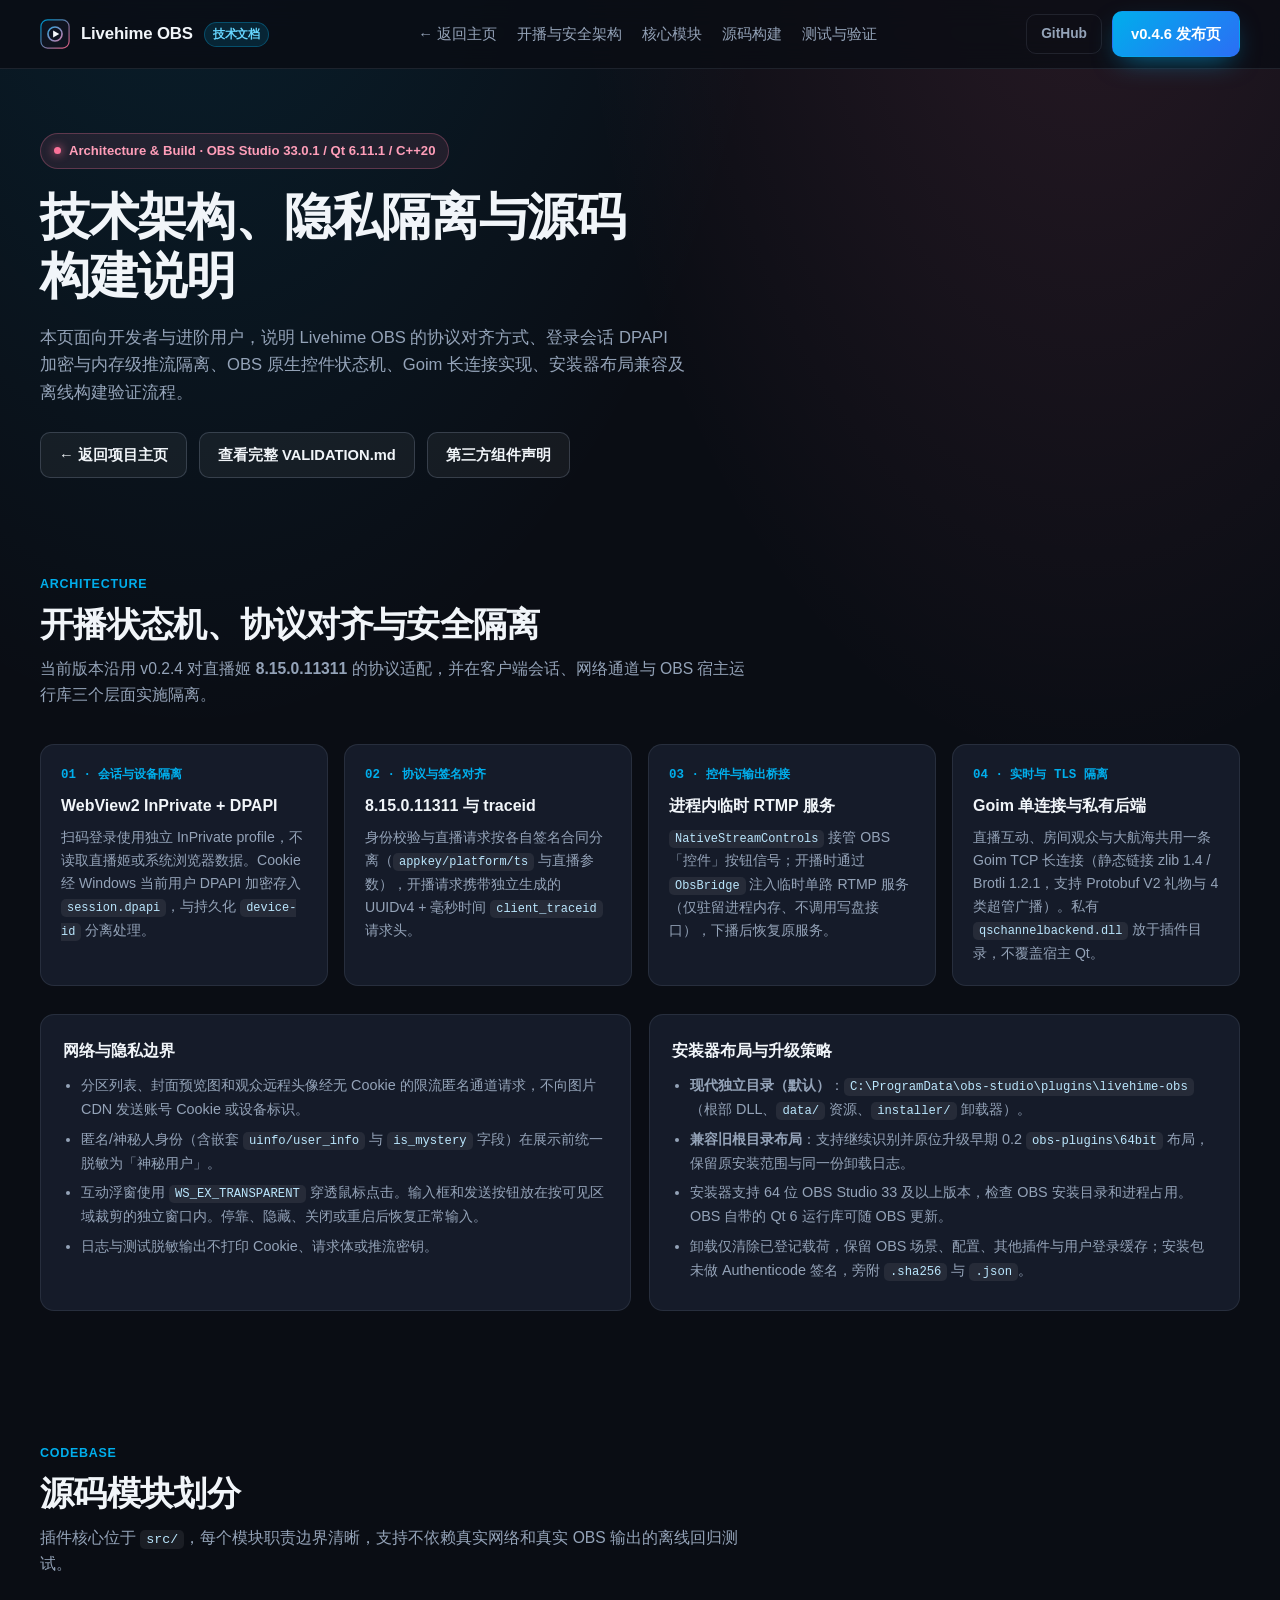
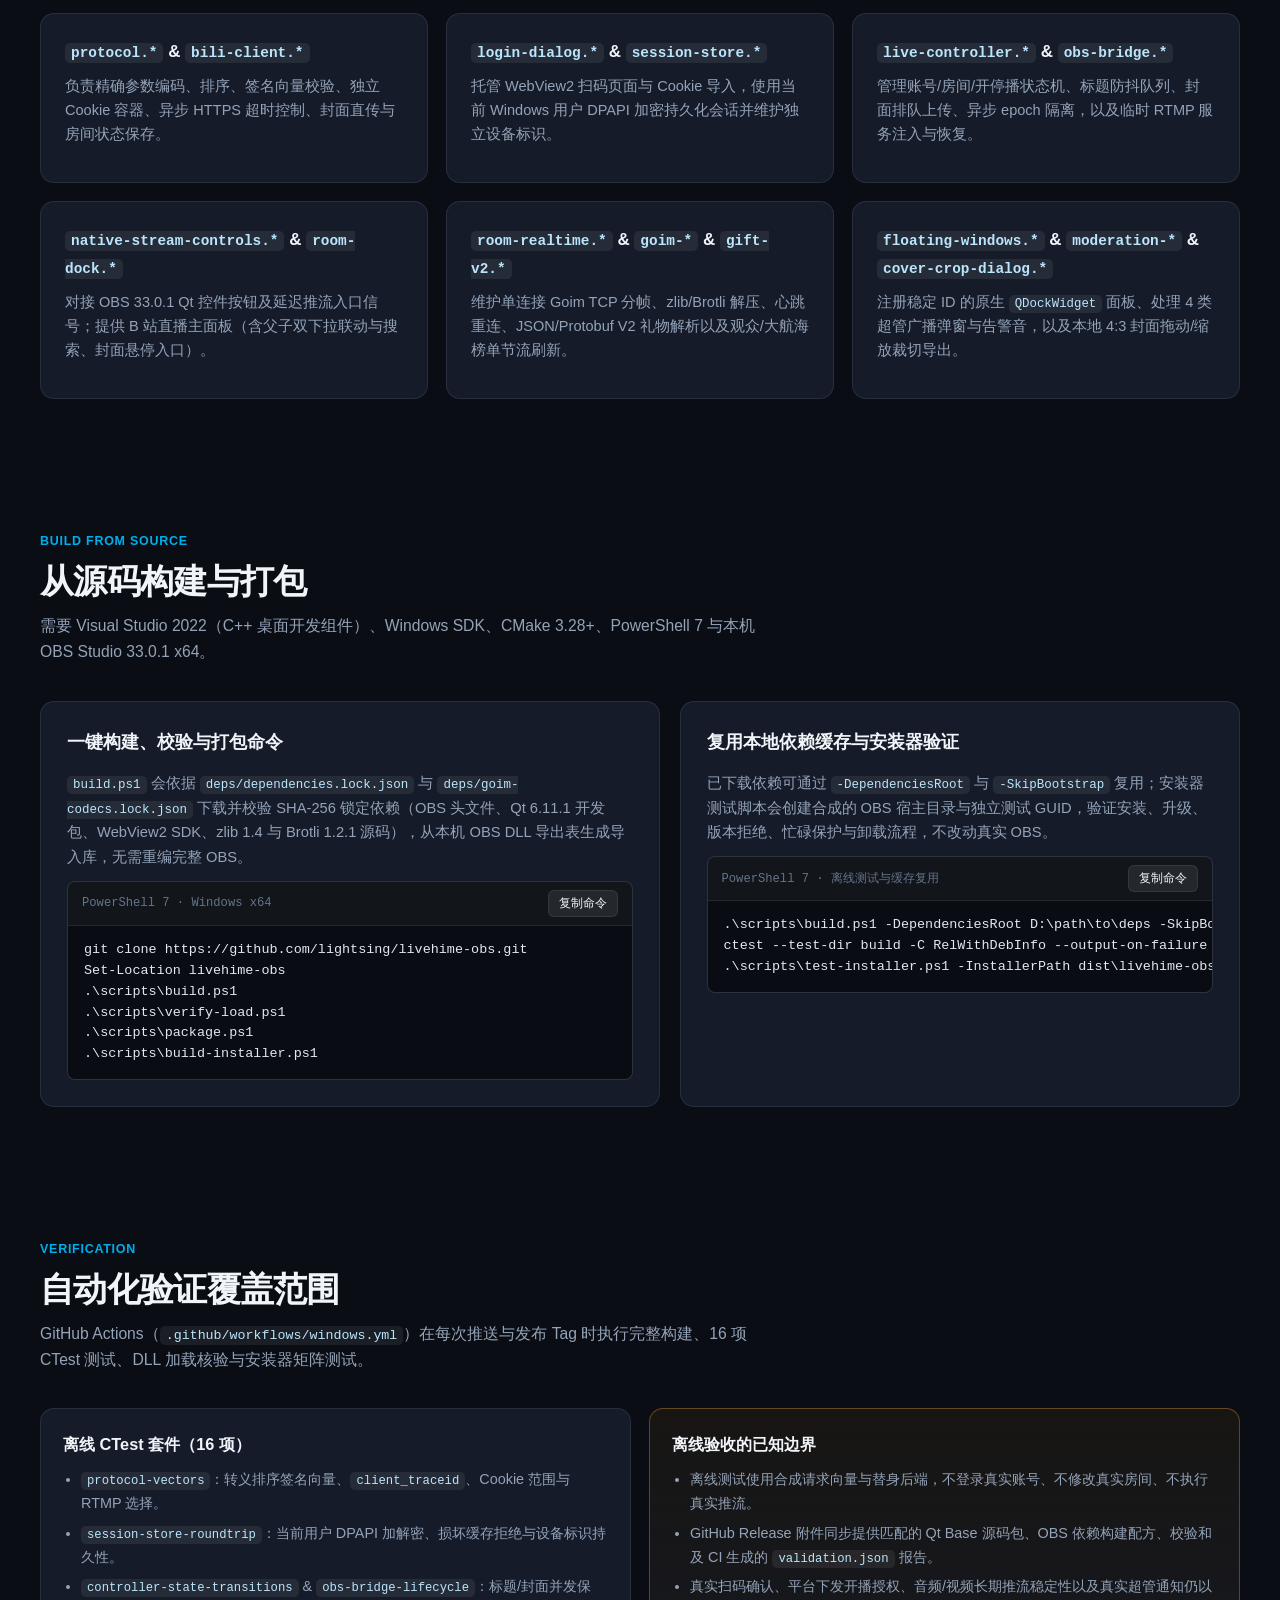
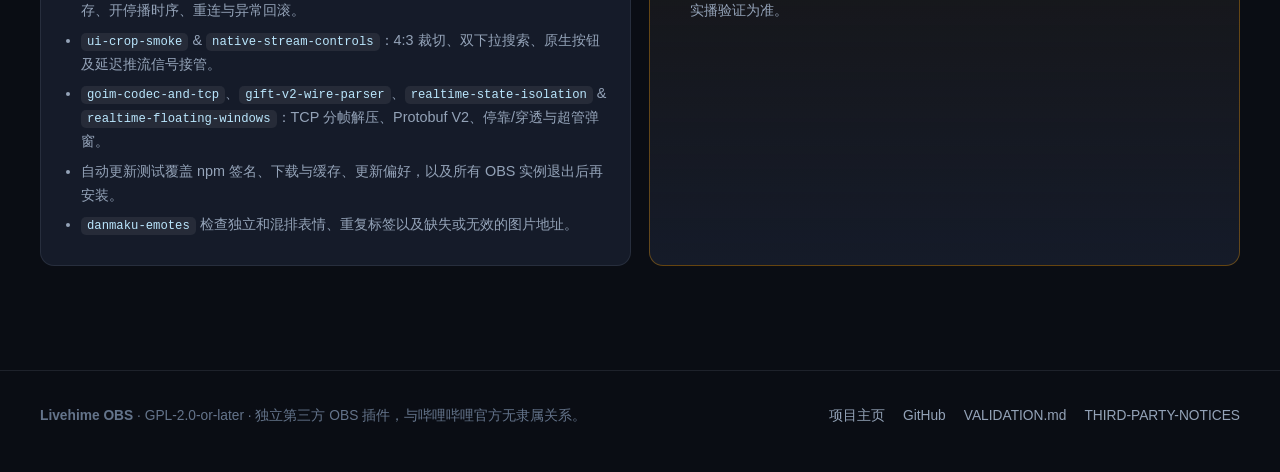
<file: docs/tech.html>
<!DOCTYPE html>
<html lang="zh-CN">
<head>
  <meta charset="UTF-8">
  <meta name="viewport" content="width=device-width, initial-scale=1.0">
  <title>技术架构、安全设计与源码构建 · Livehime OBS</title>
  <meta name="description" content="Livehime OBS 技术细节：协议对齐、DPAPI 会话加密与内存级推流凭证、原生控件接管状态机、Goim 单连接与静态解压、私有 TLS 后端隔离以及从源码构建验证流程。">
  <link rel="icon" type="image/svg+xml" href="assets/favicon.svg">
  <link rel="stylesheet" href="styles.css">
</head>
<body>
  <header class="site-header">
    <div class="container nav-inner">
      <a class="brand" href="index.html">
        <img class="brand-icon" src="assets/favicon.svg" alt="Livehime OBS">
        <span>Livehime OBS</span>
        <span class="brand-version">技术文档</span>
      </a>
      <nav class="nav-links" id="navLinks">
        <a href="index.html">← 返回主页</a>
        <a href="#pipeline">开播与安全架构</a>
        <a href="#modules">核心模块</a>
        <a href="#build">源码构建</a>
        <a href="#validation">测试与验证</a>
      </nav>
      <div class="nav-actions">
        <a class="btn btn-ghost" href="https://github.com/lightsing/livehime-obs" target="_blank" rel="noopener">GitHub</a>
        <a class="btn btn-primary" href="https://github.com/lightsing/livehime-obs/releases/tag/v0.4.6" target="_blank" rel="noopener">v0.4.6 发布页</a>
        <button class="nav-toggle" id="navToggle" type="button" aria-label="展开导航">菜单</button>
      </div>
    </div>
  </header>

  <main>
    <section class="hero" style="padding-bottom:28px;">
      <div class="container">
        <div class="eyebrow">
          <span class="eyebrow-dot"></span>
          <span>Architecture &amp; Build · OBS Studio 33.0.1 / Qt 6.11.1 / C++20</span>
        </div>
        <h1 style="max-width:22ch;">技术架构、隐私隔离与源码构建说明</h1>
        <p class="hero-lead" style="max-width:70ch;">
          本页面向开发者与进阶用户，说明 Livehime OBS 的协议对齐方式、登录会话 DPAPI 加密与内存级推流隔离、OBS 原生控件状态机、Goim 长连接实现、安装器布局兼容及离线构建验证流程。
        </p>
        <div class="hero-cta" style="margin-bottom:0;">
          <a class="btn btn-secondary" href="index.html">← 返回项目主页</a>
          <a class="btn btn-secondary" href="https://github.com/lightsing/livehime-obs/blob/main/VALIDATION.md" target="_blank" rel="noopener">查看完整 VALIDATION.md</a>
          <a class="btn btn-secondary" href="https://github.com/lightsing/livehime-obs/blob/main/THIRD-PARTY-NOTICES.md" target="_blank" rel="noopener">第三方组件声明</a>
        </div>
      </div>
    </section>

    <section class="section" id="pipeline">
      <div class="container">
        <div class="section-header">
          <span class="section-tag">Architecture</span>
          <h2>开播状态机、协议对齐与安全隔离</h2>
          <p>当前版本沿用 v0.2.4 对直播姬 <strong>8.15.0.11311</strong> 的协议适配，并在客户端会话、网络通道与 OBS 宿主运行库三个层面实施隔离。</p>
        </div>

        <div class="steps-grid">
          <div class="step-card">
            <div class="step-num">01 · 会话与设备隔离</div>
            <h3>WebView2 InPrivate + DPAPI</h3>
            <p>扫码登录使用独立 InPrivate profile，不读取直播姬或系统浏览器数据。Cookie 经 Windows 当前用户 DPAPI 加密存入 <code>session.dpapi</code>，与持久化 <code>device-id</code> 分离处理。</p>
          </div>
          <div class="step-card">
            <div class="step-num">02 · 协议与签名对齐</div>
            <h3>8.15.0.11311 与 traceid</h3>
            <p>身份校验与直播请求按各自签名合同分离（<code>appkey/platform/ts</code> 与直播参数），开播请求携带独立生成的 UUIDv4 + 毫秒时间 <code>client_traceid</code> 请求头。</p>
          </div>
          <div class="step-card">
            <div class="step-num">03 · 控件与输出桥接</div>
            <h3>进程内临时 RTMP 服务</h3>
            <p><code>NativeStreamControls</code> 接管 OBS「控件」按钮信号；开播时通过 <code>ObsBridge</code> 注入临时单路 RTMP 服务（仅驻留进程内存、不调用写盘接口），下播后恢复原服务。</p>
          </div>
          <div class="step-card">
            <div class="step-num">04 · 实时与 TLS 隔离</div>
            <h3>Goim 单连接与私有后端</h3>
            <p>直播互动、房间观众与大航海共用一条 Goim TCP 长连接（静态链接 zlib 1.4 / Brotli 1.2.1，支持 Protobuf V2 礼物与 4 类超管广播）。私有 <code>qschannelbackend.dll</code> 放于插件目录，不覆盖宿主 Qt。</p>
          </div>
        </div>

        <div class="notice-box">
          <div class="info-panel">
            <h3>网络与隐私边界</h3>
            <ul>
              <li>分区列表、封面预览图和观众远程头像经无 Cookie 的限流匿名通道请求，不向图片 CDN 发送账号 Cookie 或设备标识。</li>
              <li>匿名/神秘人身份（含嵌套 <code>uinfo/user_info</code> 与 <code>is_mystery</code> 字段）在展示前统一脱敏为「神秘用户」。</li>
              <li>互动浮窗使用 <code>WS_EX_TRANSPARENT</code> 穿透鼠标点击。输入框和发送按钮放在按可见区域裁剪的独立窗口内。停靠、隐藏、关闭或重启后恢复正常输入。</li>
              <li>日志与测试脱敏输出不打印 Cookie、请求体或推流密钥。</li>
            </ul>
          </div>
          <div class="info-panel">
            <h3>安装器布局与升级策略</h3>
            <ul>
              <li><strong>现代独立目录（默认）</strong>：<code>C:\ProgramData\obs-studio\plugins\livehime-obs</code>（根部 DLL、<code>data/</code> 资源、<code>installer/</code> 卸载器）。</li>
              <li><strong>兼容旧根目录布局</strong>：支持继续识别并原位升级早期 0.2 <code>obs-plugins\64bit</code> 布局，保留原安装范围与同一份卸载日志。</li>
              <li>安装器支持 64 位 OBS Studio 33 及以上版本，检查 OBS 安装目录和进程占用。OBS 自带的 Qt 6 运行库可随 OBS 更新。</li>
              <li>卸载仅清除已登记载荷，保留 OBS 场景、配置、其他插件与用户登录缓存；安装包未做 Authenticode 签名，旁附 <code>.sha256</code> 与 <code>.json</code>。</li>
            </ul>
          </div>
        </div>
      </div>
    </section>

    <section class="section" id="modules">
      <div class="container">
        <div class="section-header">
          <span class="section-tag">Codebase</span>
          <h2>源码模块划分</h2>
          <p>插件核心位于 <code>src/</code>，每个模块职责边界清晰，支持不依赖真实网络和真实 OBS 输出的离线回归测试。</p>
        </div>
        <div class="features-grid">
          <article class="feature-card">
            <h3><code>protocol.*</code> &amp; <code>bili-client.*</code></h3>
            <p>负责精确参数编码、排序、签名向量校验、独立 Cookie 容器、异步 HTTPS 超时控制、封面直传与房间状态保存。</p>
          </article>
          <article class="feature-card pink">
            <h3><code>login-dialog.*</code> &amp; <code>session-store.*</code></h3>
            <p>托管 WebView2 扫码页面与 Cookie 导入，使用当前 Windows 用户 DPAPI 加密持久化会话并维护独立设备标识。</p>
          </article>
          <article class="feature-card">
            <h3><code>live-controller.*</code> &amp; <code>obs-bridge.*</code></h3>
            <p>管理账号/房间/开停播状态机、标题防抖队列、封面排队上传、异步 epoch 隔离，以及临时 RTMP 服务注入与恢复。</p>
          </article>
          <article class="feature-card pink">
            <h3><code>native-stream-controls.*</code> &amp; <code>room-dock.*</code></h3>
            <p>对接 OBS 33.0.1 Qt 控件按钮及延迟推流入口信号；提供 B 站直播主面板（含父子双下拉联动与搜索、封面悬停入口）。</p>
          </article>
          <article class="feature-card">
            <h3><code>room-realtime.*</code> &amp; <code>goim-*</code> &amp; <code>gift-v2.*</code></h3>
            <p>维护单连接 Goim TCP 分帧、zlib/Brotli 解压、心跳重连、JSON/Protobuf V2 礼物解析以及观众/大航海榜单节流刷新。</p>
          </article>
          <article class="feature-card pink">
            <h3><code>floating-windows.*</code> &amp; <code>moderation-*</code> &amp; <code>cover-crop-dialog.*</code></h3>
            <p>注册稳定 ID 的原生 <code>QDockWidget</code> 面板、处理 4 类超管广播弹窗与告警音，以及本地 4:3 封面拖动/缩放裁切导出。</p>
          </article>
        </div>
      </div>
    </section>

    <section class="section" id="build">
      <div class="container">
        <div class="section-header">
          <span class="section-tag">Build from Source</span>
          <h2>从源码构建与打包</h2>
          <p>需要 Visual Studio 2022（C++ 桌面开发组件）、Windows SDK、CMake 3.28+、PowerShell 7 与本机 OBS Studio 33.0.1 x64。</p>
        </div>

        <div class="install-grid">
          <div class="install-card">
            <h3>一键构建、校验与打包命令</h3>
            <p style="margin:0 0 12px;color:var(--text-muted);font-size:0.92rem;">
              <code>build.ps1</code> 会依据 <code>deps/dependencies.lock.json</code> 与 <code>deps/goim-codecs.lock.json</code> 下载并校验 SHA-256 锁定依赖（OBS 头文件、Qt 6.11.1 开发包、WebView2 SDK、zlib 1.4 与 Brotli 1.2.1 源码），从本机 OBS DLL 导出表生成导入库，无需重编完整 OBS。
            </p>
            <div class="code-block-wrap">
              <div class="code-block-head">
                <span>PowerShell 7 · Windows x64</span>
                <button class="copy-btn" type="button" data-copy="techBuildSnippet">复制命令</button>
              </div>
              <pre id="techBuildSnippet">git clone https://github.com/lightsing/livehime-obs.git
Set-Location livehime-obs
.\scripts\build.ps1
.\scripts\verify-load.ps1
.\scripts\package.ps1
.\scripts\build-installer.ps1</pre>
            </div>
          </div>

          <div class="install-card">
            <h3>复用本地依赖缓存与安装器验证</h3>
            <p style="margin:0 0 12px;color:var(--text-muted);font-size:0.92rem;">
              已下载依赖可通过 <code>-DependenciesRoot</code> 与 <code>-SkipBootstrap</code> 复用；安装器测试脚本会创建合成的 OBS 宿主目录与独立测试 GUID，验证安装、升级、版本拒绝、忙碌保护与卸载流程，不改动真实 OBS。
            </p>
            <div class="code-block-wrap">
              <div class="code-block-head">
                <span>PowerShell 7 · 离线测试与缓存复用</span>
                <button class="copy-btn" type="button" data-copy="techTestSnippet">复制命令</button>
              </div>
              <pre id="techTestSnippet">.\scripts\build.ps1 -DependenciesRoot D:\path\to\deps -SkipBootstrap
ctest --test-dir build -C RelWithDebInfo --output-on-failure
.\scripts\test-installer.ps1 -InstallerPath dist\livehime-obs-0.4.6-windows-x64-setup.exe</pre>
            </div>
          </div>
        </div>
      </div>
    </section>

    <section class="section" id="validation">
      <div class="container">
        <div class="section-header">
          <span class="section-tag">Verification</span>
          <h2>自动化验证覆盖范围</h2>
          <p>GitHub Actions（<code>.github/workflows/windows.yml</code>）在每次推送与发布 Tag 时执行完整构建、16 项 CTest 测试、DLL 加载核验与安装器矩阵测试。</p>
        </div>
        <div class="notice-box">
          <div class="info-panel">
            <h3>离线 CTest 套件（16 项）</h3>
            <ul>
              <li><code>protocol-vectors</code>：转义排序签名向量、<code>client_traceid</code>、Cookie 范围与 RTMP 选择。</li>
              <li><code>session-store-roundtrip</code>：当前用户 DPAPI 加解密、损坏缓存拒绝与设备标识持久性。</li>
              <li><code>controller-state-transitions</code> &amp; <code>obs-bridge-lifecycle</code>：标题/封面并发保存、开停播时序、重连与异常回滚。</li>
              <li><code>ui-crop-smoke</code> &amp; <code>native-stream-controls</code>：4:3 裁切、双下拉搜索、原生按钮及延迟推流信号接管。</li>
              <li><code>goim-codec-and-tcp</code>、<code>gift-v2-wire-parser</code>、<code>realtime-state-isolation</code> &amp; <code>realtime-floating-windows</code>：TCP 分帧解压、Protobuf V2、停靠/穿透与超管弹窗。</li>
              <li>自动更新测试覆盖 npm 签名、下载与缓存、更新偏好，以及所有 OBS 实例退出后再安装。</li>
              <li><code>danmaku-emotes</code> 检查独立和混排表情、重复标签以及缺失或无效的图片地址。</li>
            </ul>
          </div>
          <div class="info-panel warn">
            <h3>离线验收的已知边界</h3>
            <ul>
              <li>离线测试使用合成请求向量与替身后端，不登录真实账号、不修改真实房间、不执行真实推流。</li>
              <li>GitHub Release 附件同步提供匹配的 Qt Base 源码包、OBS 依赖构建配方、校验和及 CI 生成的 <code>validation.json</code> 报告。</li>
              <li>真实扫码确认、平台下发开播授权、音频/视频长期推流稳定性以及真实超管通知仍以实播验证为准。</li>
            </ul>
          </div>
        </div>
      </div>
    </section>
  </main>

  <footer class="site-footer">
    <div class="container footer-inner">
      <div>
        <strong>Livehime OBS</strong> · GPL-2.0-or-later · 独立第三方 OBS 插件，与哔哩哔哩官方无隶属关系。
      </div>
      <div class="footer-links">
        <a href="index.html">项目主页</a>
        <a href="https://github.com/lightsing/livehime-obs" target="_blank" rel="noopener">GitHub</a>
        <a href="https://github.com/lightsing/livehime-obs/blob/main/VALIDATION.md" target="_blank" rel="noopener">VALIDATION.md</a>
        <a href="https://github.com/lightsing/livehime-obs/blob/main/THIRD-PARTY-NOTICES.md" target="_blank" rel="noopener">THIRD-PARTY-NOTICES</a>
      </div>
    </div>
  </footer>

  <script src="app.js"></script>
</body>
</html>
</file>
<file: docs/styles.css>
:root {
  --bg: #0a0d14;
  --bg-elevated: #111622;
  --bg-card: #151b29;
  --bg-card-hover: #1a2234;
  --border: rgba(148, 163, 184, 0.14);
  --border-strong: rgba(148, 163, 184, 0.26);
  --text: #f1f5f9;
  --text-muted: #94a3b8;
  --text-dim: #64748b;
  --bili-blue: #00aeec;
  --bili-pink: #fb7299;
  --obs-accent: #4c6ef5;
  --success: #22c55e;
  --warning: #f59e0b;
  --radius-sm: 8px;
  --radius-md: 14px;
  --radius-lg: 20px;
  --shadow-lg: 0 24px 64px -16px rgba(0, 0, 0, 0.72);
  --font-sans: "PingFang SC", "Microsoft YaHei UI", "Microsoft YaHei", "Noto Sans SC", -apple-system, BlinkMacSystemFont, "Segoe UI", sans-serif;
  --font-mono: "Cascadia Code", "JetBrains Mono", Consolas, "Courier New", monospace;
}

*,
*::before,
*::after {
  box-sizing: border-box;
}

html {
  scroll-behavior: smooth;
  background: var(--bg);
  color: var(--text);
  font-family: var(--font-sans);
  line-height: 1.65;
  -webkit-font-smoothing: antialiased;
}

body {
  margin: 0;
  min-height: 100vh;
  background:
    radial-gradient(ellipse 80% 50% at 15% -10%, rgba(0, 174, 236, 0.14), transparent 60%),
    radial-gradient(ellipse 70% 45% at 85% -5%, rgba(251, 114, 153, 0.13), transparent 58%),
    var(--bg);
  overflow-x: hidden;
}

a {
  color: inherit;
  text-decoration: none;
}

img {
  display: block;
  max-width: 100%;
}

.container {
  width: min(1200px, calc(100% - 40px));
  margin: 0 auto;
}

/* Header */
.site-header {
  position: sticky;
  top: 0;
  z-index: 40;
  background: rgba(10, 13, 20, 0.82);
  backdrop-filter: blur(14px);
  border-bottom: 1px solid var(--border);
}

.nav-inner {
  display: flex;
  align-items: center;
  justify-content: space-between;
  gap: 20px;
  min-height: 68px;
}

.brand {
  display: flex;
  align-items: center;
  gap: 11px;
  font-weight: 700;
  font-size: 1.05rem;
  letter-spacing: -0.01em;
  white-space: nowrap;
}

.brand-icon {
  width: 30px;
  height: 30px;
  flex-shrink: 0;
}

.brand-version {
  font-size: 0.72rem;
  font-weight: 600;
  padding: 2px 8px;
  border-radius: 999px;
  background: rgba(0, 174, 236, 0.14);
  color: #67d6ff;
  border: 1px solid rgba(0, 174, 236, 0.3);
}

.nav-links {
  display: flex;
  align-items: center;
  gap: 20px;
  font-size: 0.92rem;
  color: var(--text-muted);
  white-space: nowrap;
}

.nav-links a {
  white-space: nowrap;
}

.nav-links a:hover {
  color: var(--text);
}

.nav-actions {
  display: flex;
  align-items: center;
  gap: 10px;
}

.nav-toggle {
  display: none;
  background: transparent;
  border: 1px solid var(--border-strong);
  color: var(--text);
  border-radius: var(--radius-sm);
  padding: 7px 11px;
  font-size: 0.9rem;
  cursor: pointer;
  white-space: nowrap;
}

/* Buttons */
.btn {
  display: inline-flex;
  align-items: center;
  justify-content: center;
  gap: 8px;
  padding: 10px 18px;
  border-radius: 10px;
  font-size: 0.92rem;
  font-weight: 600;
  border: 1px solid transparent;
  cursor: pointer;
  transition: transform 0.15s ease, background 0.15s ease, border-color 0.15s ease, box-shadow 0.15s ease;
  white-space: nowrap;
}

.btn:hover {
  transform: translateY(-1px);
}

.btn-primary {
  background: linear-gradient(135deg, var(--bili-blue), #2b6ef5);
  color: #ffffff;
  box-shadow: 0 10px 28px -10px rgba(0, 174, 236, 0.65);
}

.btn-primary:hover {
  box-shadow: 0 14px 34px -10px rgba(0, 174, 236, 0.8);
}

.btn-secondary {
  background: rgba(255, 255, 255, 0.05);
  border-color: var(--border-strong);
  color: var(--text);
}

.btn-secondary:hover {
  background: rgba(255, 255, 255, 0.09);
  border-color: rgba(255, 255, 255, 0.34);
}

.btn-ghost {
  background: transparent;
  border-color: var(--border);
  color: var(--text-muted);
  padding: 8px 14px;
  font-size: 0.86rem;
}

.btn-ghost:hover {
  color: var(--text);
  border-color: var(--border-strong);
}

/* Hero */
.hero {
  padding: 64px 0 48px;
}

.hero-grid {
  display: grid;
  grid-template-columns: 1.05fr 1.15fr;
  gap: 44px;
  align-items: center;
}

.eyebrow {
  display: inline-flex;
  align-items: center;
  gap: 8px;
  padding: 6px 13px;
  border-radius: 999px;
  background: rgba(251, 114, 153, 0.1);
  border: 1px solid rgba(251, 114, 153, 0.28);
  color: #ff9eb9;
  font-size: 0.82rem;
  font-weight: 600;
  margin-bottom: 18px;
}

.eyebrow-dot {
  width: 7px;
  height: 7px;
  border-radius: 50%;
  background: var(--bili-pink);
  box-shadow: 0 0 10px var(--bili-pink);
}

.hero h1 {
  margin: 0 0 18px;
  font-size: clamp(2.1rem, 4vw, 3.15rem);
  line-height: 1.18;
  letter-spacing: -0.025em;
  font-weight: 800;
}

.gradient-text {
  background: linear-gradient(92deg, #63d7ff 0%, #c084fc 52%, #fb7299 100%);
  -webkit-background-clip: text;
  background-clip: text;
  color: transparent;
}

.hero-lead {
  margin: 0 0 26px;
  font-size: 1.04rem;
  color: var(--text-muted);
  max-width: 58ch;
}

.hero-cta {
  display: flex;
  flex-wrap: wrap;
  gap: 12px;
  margin-bottom: 26px;
}

.hero-specs {
  display: grid;
  grid-template-columns: repeat(3, minmax(0, 1fr));
  gap: 12px;
  padding-top: 20px;
  border-top: 1px solid var(--border);
}

.spec-item {
  background: rgba(255, 255, 255, 0.025);
  border: 1px solid var(--border);
  border-radius: var(--radius-sm);
  padding: 10px 12px;
}

.spec-label {
  font-size: 0.74rem;
  color: var(--text-dim);
  display: block;
}

.spec-val {
  font-size: 0.9rem;
  font-weight: 700;
  color: var(--text);
}

.hero-visual {
  position: relative;
}

.window-frame {
  background: #171c26;
  border: 1px solid var(--border-strong);
  border-radius: var(--radius-md);
  overflow: hidden;
  box-shadow: var(--shadow-lg);
}

.window-bar {
  display: flex;
  align-items: center;
  justify-content: space-between;
  padding: 9px 14px;
  background: #1e2430;
  border-bottom: 1px solid var(--border);
  font-size: 0.78rem;
  color: var(--text-muted);
}

.window-dots {
  display: flex;
  gap: 6px;
}

.window-dots span {
  width: 9px;
  height: 9px;
  border-radius: 50%;
  background: rgba(255, 255, 255, 0.16);
}

.window-frame img {
  width: 100%;
  cursor: zoom-in;
}

.visual-caption {
  margin-top: 10px;
  font-size: 0.8rem;
  color: var(--text-dim);
  text-align: center;
}

/* Sections */
.section {
  padding: 64px 0;
}

.section-header {
  max-width: 720px;
  margin-bottom: 36px;
}

.section-tag {
  display: inline-block;
  font-size: 0.78rem;
  font-weight: 700;
  letter-spacing: 0.06em;
  text-transform: uppercase;
  color: var(--bili-blue);
  margin-bottom: 8px;
}

.section-header h2 {
  margin: 0 0 10px;
  font-size: clamp(1.55rem, 2.8vw, 2.15rem);
  line-height: 1.25;
  letter-spacing: -0.02em;
}

.section-header p {
  margin: 0;
  color: var(--text-muted);
  font-size: 0.98rem;
}

/* Comparison Grid */
.compare-grid {
  display: grid;
  grid-template-columns: repeat(2, minmax(0, 1fr));
  gap: 20px;
}

.compare-card {
  border-radius: var(--radius-md);
  padding: 26px;
  border: 1px solid var(--border);
  background: var(--bg-card);
}

.compare-card.highlight {
  background: linear-gradient(160deg, rgba(0, 174, 236, 0.08), rgba(251, 114, 153, 0.06) 55%, var(--bg-card));
  border-color: rgba(0, 174, 236, 0.35);
}

.compare-card h3 {
  margin: 0 0 14px;
  font-size: 1.12rem;
  display: flex;
  align-items: center;
  gap: 10px;
}

.badge-pill {
  font-size: 0.72rem;
  padding: 2px 9px;
  border-radius: 999px;
  font-weight: 700;
}

.badge-muted {
  background: rgba(148, 163, 184, 0.14);
  color: var(--text-muted);
}

.badge-accent {
  background: rgba(0, 174, 236, 0.18);
  color: #67d6ff;
}

.compare-list {
  list-style: none;
  margin: 0;
  padding: 0;
  display: grid;
  gap: 11px;
}

.compare-list li {
  display: flex;
  align-items: flex-start;
  gap: 10px;
  font-size: 0.94rem;
  color: var(--text-muted);
}

.compare-card.highlight .compare-list li {
  color: var(--text);
}

.mark-icon {
  flex-shrink: 0;
  font-weight: 800;
  margin-top: 1px;
}

.mark-old {
  color: var(--text-dim);
}

.mark-new {
  color: var(--success);
}

/* Feature Cards */
.features-grid {
  display: grid;
  grid-template-columns: repeat(3, minmax(0, 1fr));
  gap: 18px;
}

.feature-card {
  background: var(--bg-card);
  border: 1px solid var(--border);
  border-radius: var(--radius-md);
  padding: 24px;
  transition: border-color 0.2s ease, background 0.2s ease, transform 0.2s ease;
}

.feature-card:hover {
  background: var(--bg-card-hover);
  border-color: var(--border-strong);
  transform: translateY(-2px);
}

.feature-icon {
  width: 42px;
  height: 42px;
  border-radius: 11px;
  display: grid;
  place-items: center;
  font-size: 1.25rem;
  margin-bottom: 16px;
  background: rgba(0, 174, 236, 0.12);
  border: 1px solid rgba(0, 174, 236, 0.25);
  color: #67d6ff;
}

.feature-card.pink .feature-icon {
  background: rgba(251, 114, 153, 0.12);
  border-color: rgba(251, 114, 153, 0.25);
  color: #ff9eb9;
}

.feature-card h3 {
  margin: 0 0 8px;
  font-size: 1.06rem;
}

.feature-card p {
  margin: 0 0 12px;
  font-size: 0.91rem;
  color: var(--text-muted);
}

.feature-tags {
  display: flex;
  flex-wrap: wrap;
  gap: 6px;
}

.tag {
  font-size: 0.74rem;
  padding: 3px 8px;
  border-radius: 6px;
  background: rgba(255, 255, 255, 0.045);
  border: 1px solid var(--border);
  color: var(--text-muted);
}

/* Gallery Showcase */
.gallery-shell {
  background: var(--bg-elevated);
  border: 1px solid var(--border);
  border-radius: var(--radius-lg);
  padding: 24px;
}

.gallery-tabs {
  display: flex;
  flex-wrap: wrap;
  gap: 8px;
  margin-bottom: 20px;
}

.gallery-tab {
  background: rgba(255, 255, 255, 0.04);
  border: 1px solid var(--border);
  color: var(--text-muted);
  border-radius: 9px;
  padding: 8px 14px;
  font-size: 0.88rem;
  font-weight: 600;
  cursor: pointer;
  transition: all 0.15s ease;
}

.gallery-tab:hover {
  color: var(--text);
  border-color: var(--border-strong);
}

.gallery-tab.active {
  background: linear-gradient(135deg, rgba(0, 174, 236, 0.22), rgba(251, 114, 153, 0.18));
  border-color: rgba(0, 174, 236, 0.55);
  color: var(--text);
}

.gallery-stage {
  display: grid;
  grid-template-columns: 1.55fr 0.85fr;
  gap: 24px;
  align-items: center;
}

.gallery-preview {
  background: #0d1017;
  border: 1px solid var(--border-strong);
  border-radius: var(--radius-md);
  padding: 14px;
  display: flex;
  justify-content: center;
  align-items: center;
  min-height: 360px;
}

.gallery-preview img {
  max-height: 500px;
  width: auto;
  border-radius: 6px;
  cursor: zoom-in;
}

.gallery-info h3 {
  margin: 0 0 10px;
  font-size: 1.25rem;
}

.gallery-info p {
  margin: 0 0 16px;
  color: var(--text-muted);
  font-size: 0.94rem;
}

.gallery-bullets {
  margin: 0 0 18px;
  padding-left: 18px;
  color: var(--text-muted);
  font-size: 0.9rem;
}

.gallery-bullets li {
  margin-bottom: 6px;
}

.gallery-note {
  font-size: 0.8rem;
  color: var(--text-dim);
  padding: 10px 12px;
  border-radius: var(--radius-sm);
  background: rgba(255, 255, 255, 0.03);
  border: 1px solid var(--border);
}

/* Workflow & Architecture */
.steps-grid {
  display: grid;
  grid-template-columns: repeat(4, minmax(0, 1fr));
  gap: 16px;
  margin-bottom: 28px;
}

.steps-grid.three-cols {
  grid-template-columns: repeat(3, minmax(0, 1fr));
}

.step-card {
  min-width: 0;
  background: var(--bg-card);
  border: 1px solid var(--border);
  border-radius: var(--radius-md);
  padding: 20px;
}

.step-num {
  font-family: var(--font-mono);
  font-size: 0.78rem;
  font-weight: 700;
  color: var(--bili-blue);
  margin-bottom: 8px;
}

.step-card h3 {
  margin: 0 0 6px;
  font-size: 1rem;
}

.step-card p {
  margin: 0;
  font-size: 0.88rem;
  color: var(--text-muted);
}

.notice-box {
  display: grid;
  grid-template-columns: repeat(2, minmax(0, 1fr));
  gap: 18px;
}

.info-panel {
  min-width: 0;
  background: var(--bg-card);
  border: 1px solid var(--border);
  border-radius: var(--radius-md);
  padding: 22px;
}

.info-panel.warn {
  border-color: rgba(245, 158, 11, 0.35);
  background: linear-gradient(180deg, rgba(245, 158, 11, 0.06), var(--bg-card));
}

.info-panel h3 {
  margin: 0 0 10px;
  font-size: 1.02rem;
}

.info-panel ul {
  margin: 0;
  padding-left: 18px;
  color: var(--text-muted);
  font-size: 0.9rem;
}

.info-panel li {
  margin-bottom: 6px;
}

/* Install & Build */
.install-grid {
  display: grid;
  grid-template-columns: minmax(0, 1.05fr) minmax(0, 0.95fr);
  gap: 20px;
}

.install-card {
  min-width: 0;
  background: var(--bg-card);
  border: 1px solid var(--border);
  border-radius: var(--radius-md);
  padding: 26px;
}

.install-card h3 {
  margin: 0 0 14px;
  font-size: 1.12rem;
}

.install-steps {
  margin: 0 0 18px;
  padding-left: 20px;
  color: var(--text-muted);
  font-size: 0.93rem;
}

.install-steps li {
  margin-bottom: 8px;
}

code {
  font-family: var(--font-mono);
  font-size: 0.85em;
  padding: 2px 6px;
  border-radius: 5px;
  background: rgba(255, 255, 255, 0.07);
  color: #bae6fd;
}

.code-block-wrap {
  position: relative;
  background: #090c12;
  border: 1px solid var(--border-strong);
  border-radius: var(--radius-sm);
  overflow: hidden;
  margin-top: 12px;
}

.code-block-head {
  display: flex;
  align-items: center;
  justify-content: space-between;
  padding: 8px 14px;
  background: rgba(255, 255, 255, 0.035);
  border-bottom: 1px solid var(--border);
  font-family: var(--font-mono);
  font-size: 0.76rem;
  color: var(--text-dim);
}

.code-block-wrap pre {
  margin: 0;
  padding: 14px 16px;
  overflow-x: auto;
  font-family: var(--font-mono);
  font-size: 0.84rem;
  line-height: 1.55;
  color: #e2e8f0;
}

.copy-btn {
  background: rgba(255, 255, 255, 0.08);
  border: 1px solid var(--border);
  color: var(--text);
  border-radius: 6px;
  padding: 4px 10px;
  font-size: 0.76rem;
  cursor: pointer;
}

.copy-btn:hover {
  background: rgba(255, 255, 255, 0.16);
}

/* Footer */
.site-footer {
  border-top: 1px solid var(--border);
  padding: 34px 0 44px;
  margin-top: 40px;
  color: var(--text-dim);
  font-size: 0.86rem;
}

.footer-inner {
  display: flex;
  flex-wrap: wrap;
  align-items: center;
  justify-content: space-between;
  gap: 16px;
}

.footer-links {
  display: flex;
  flex-wrap: wrap;
  gap: 18px;
  color: var(--text-muted);
}

.footer-links a:hover {
  color: var(--text);
}

/* Lightbox */
.lightbox {
  position: fixed;
  inset: 0;
  z-index: 100;
  background: rgba(6, 8, 13, 0.9);
  backdrop-filter: blur(8px);
  display: none;
  align-items: center;
  justify-content: center;
  padding: 24px;
}

.lightbox.open {
  display: flex;
}

.lightbox-content {
  max-width: min(1280px, 95vw);
  max-height: 92vh;
  display: flex;
  flex-direction: column;
  gap: 12px;
}

.lightbox-content img {
  max-height: 82vh;
  width: auto;
  margin: 0 auto;
  border-radius: 10px;
  border: 1px solid var(--border-strong);
}

.lightbox-bar {
  display: flex;
  align-items: center;
  justify-content: space-between;
  color: var(--text-muted);
  font-size: 0.9rem;
}

.lightbox-close {
  background: rgba(255, 255, 255, 0.1);
  border: 1px solid var(--border-strong);
  color: var(--text);
  border-radius: 8px;
  padding: 6px 14px;
  cursor: pointer;
}

@media (max-width: 980px) {
  .hero-grid,
  .compare-grid,
  .gallery-stage,
  .notice-box,
  .install-grid {
    grid-template-columns: 1fr;
  }

  .features-grid {
    grid-template-columns: repeat(2, minmax(0, 1fr));
  }

  .steps-grid {
    grid-template-columns: repeat(2, minmax(0, 1fr));
  }
}

@media (max-width: 960px) {
  .nav-links,
  .nav-actions .btn-ghost {
    display: none;
  }

  .nav-links.open {
    display: flex;
    position: absolute;
    top: 68px;
    left: 0;
    right: 0;
    flex-direction: column;
    background: rgba(17, 22, 34, 0.98);
    border-bottom: 1px solid var(--border);
    padding: 16px 20px;
    gap: 14px;
  }

  .nav-toggle {
    display: inline-flex;
  }
}

@media (max-width: 720px) {
  .hero-specs,
  .features-grid,
  .steps-grid,
  .steps-grid.three-cols {
    grid-template-columns: 1fr;
  }
}

@media (max-width: 440px) {
  .brand-version {
    display: none;
  }

  .nav-actions .btn-primary {
    padding: 8px 12px;
    font-size: 0.84rem;
  }
}
</file>
